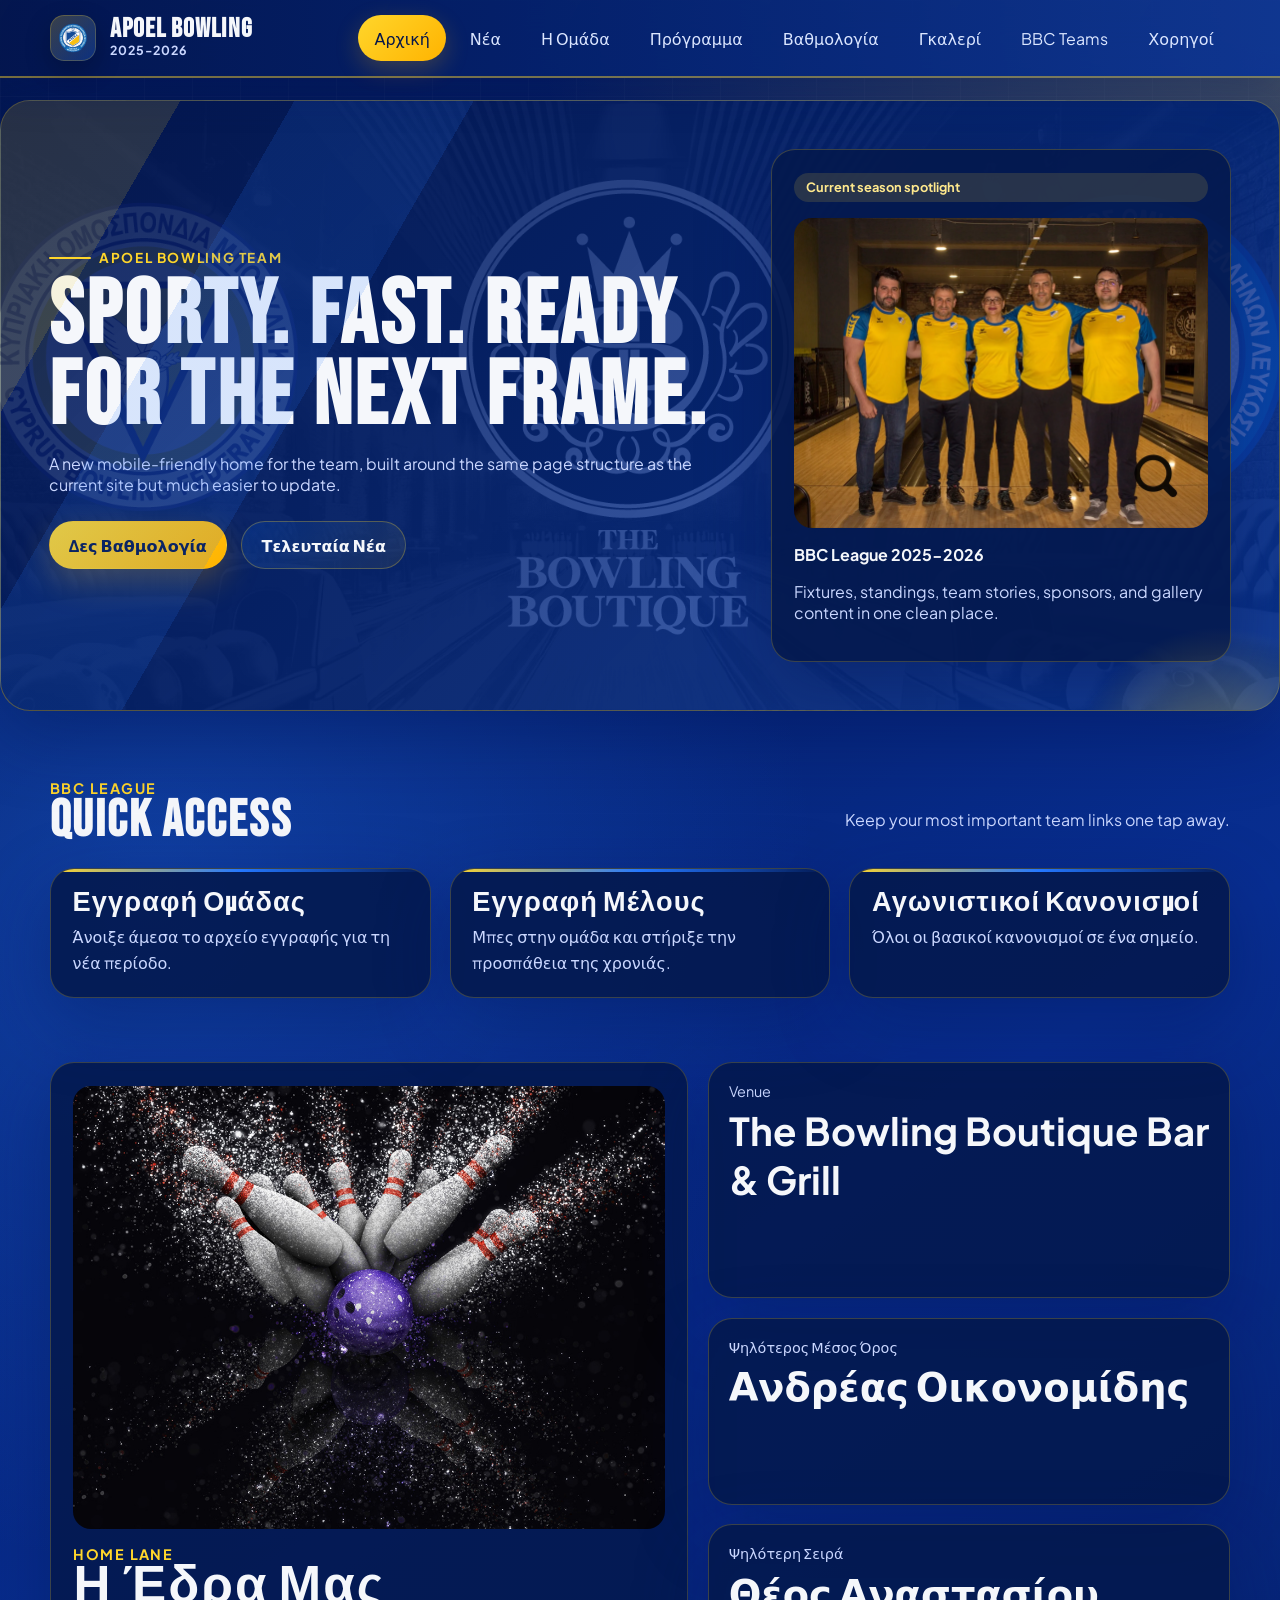
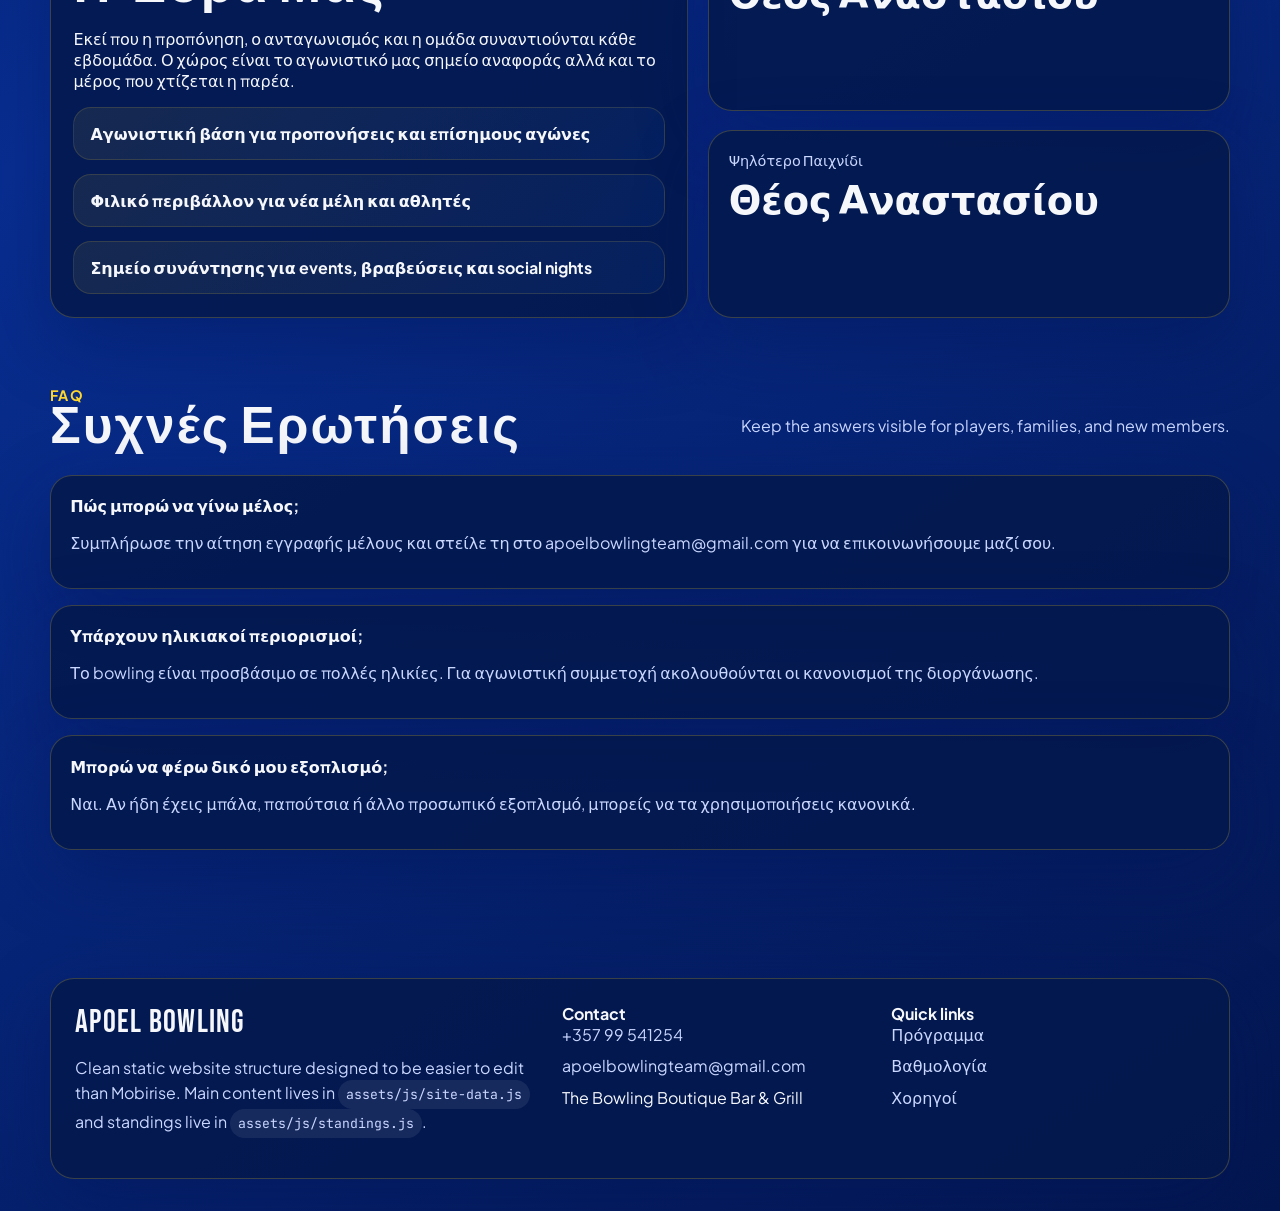
<file: index.html>
<!doctype html>
<html lang="el">
  <head>
    <meta charset="utf-8">
    <meta name="viewport" content="width=device-width, initial-scale=1">
    <title>APOEL Bowling</title>
    <meta name="description" content="Modern APOEL Bowling website">
    <link rel="preconnect" href="https://fonts.googleapis.com">
    <link rel="preconnect" href="https://fonts.gstatic.com" crossorigin>
    <link href="https://fonts.googleapis.com/css2?family=Bebas+Neue&family=JetBrains+Mono:wght@500&family=Plus+Jakarta+Sans:wght@400;500;600;700;800&display=swap" rel="stylesheet">
    <link rel="stylesheet" href="assets/css/styles.css">
  </head>
  <body data-page="index">
    <div id="app"></div>
    <script src="assets/js/site-data.js"></script>
    <script src="assets/js/standings.js"></script>
    <script src="assets/js/site.js"></script>
  </body>
</html>
</file>
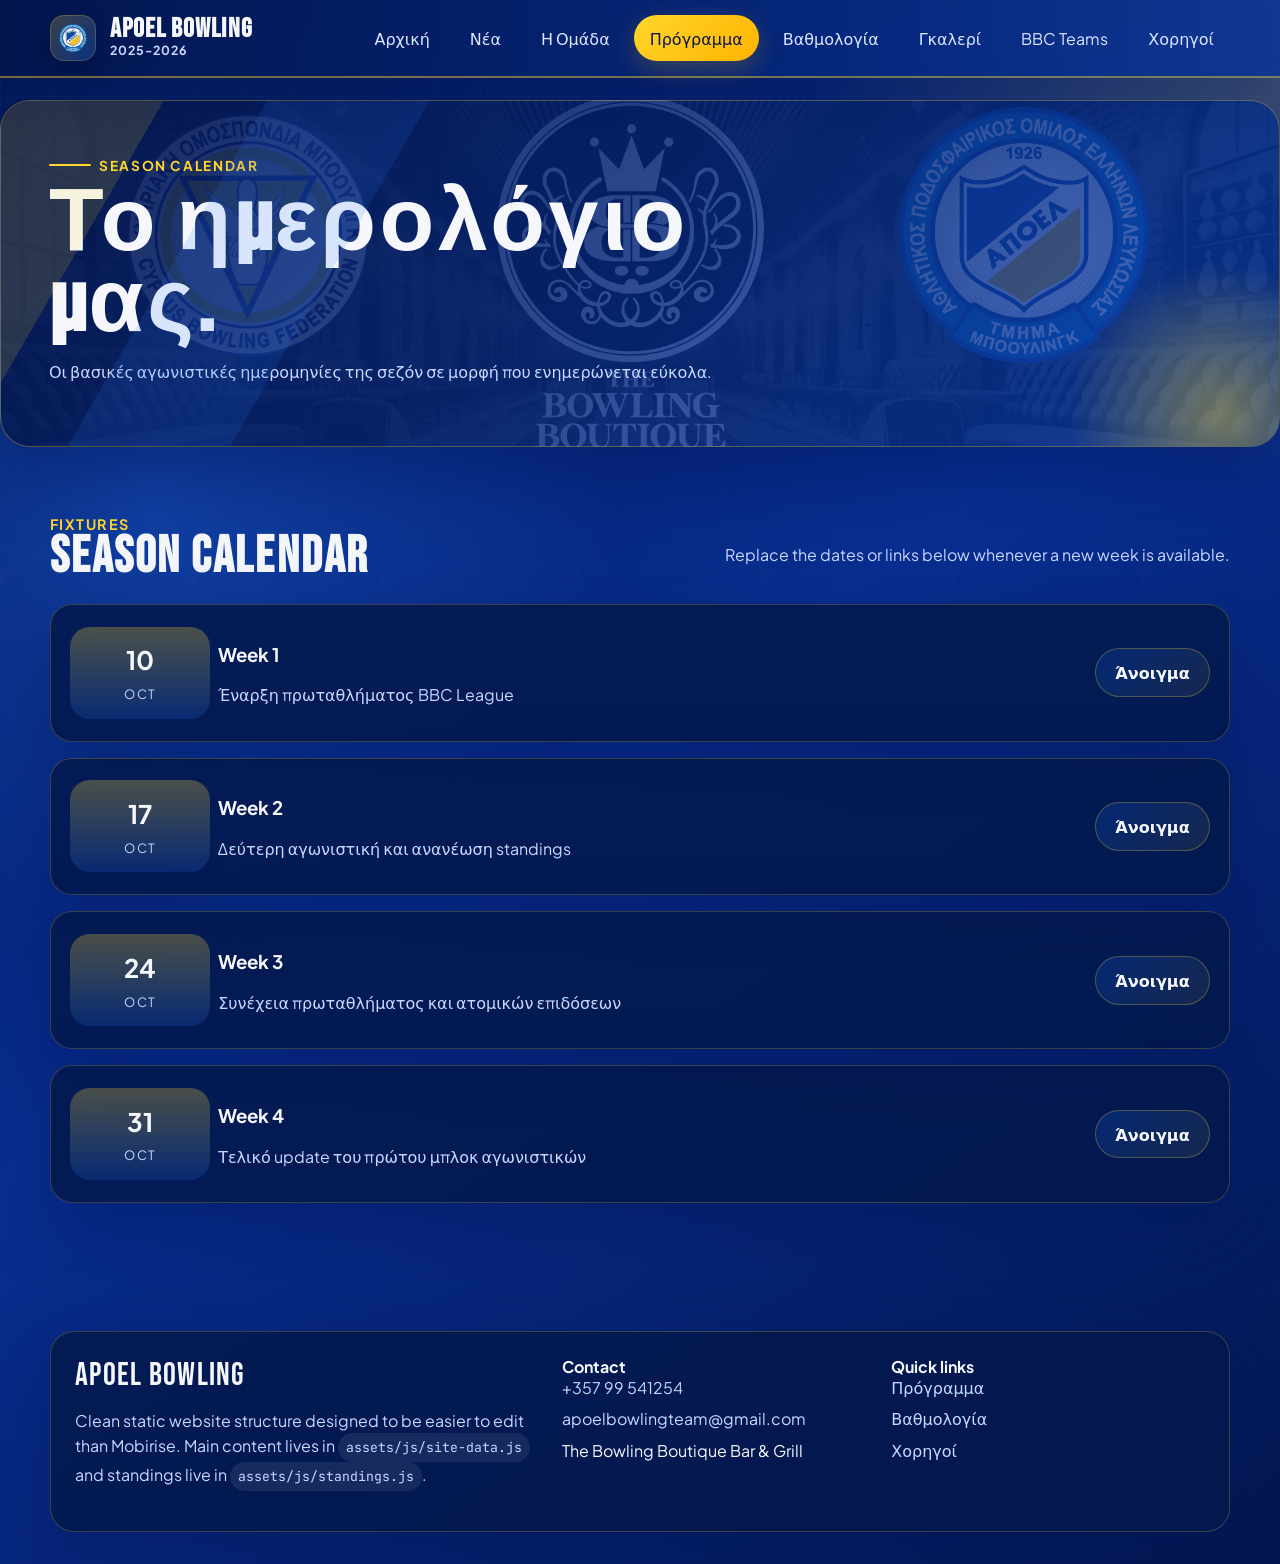
<file: agonistiko_programma.html>
<!doctype html>
<html lang="el">
  <head>
    <meta charset="utf-8">
    <meta name="viewport" content="width=device-width, initial-scale=1">
    <title>Αγωνιστικό Πρόγραμμα</title>
    <meta name="description" content="APOEL Bowling schedule">
    <link rel="preconnect" href="https://fonts.googleapis.com">
    <link rel="preconnect" href="https://fonts.gstatic.com" crossorigin>
    <link href="https://fonts.googleapis.com/css2?family=Bebas+Neue&family=JetBrains+Mono:wght@500&family=Plus+Jakarta+Sans:wght@400;500;600;700;800&display=swap" rel="stylesheet">
    <link rel="stylesheet" href="assets/css/styles.css">
  </head>
  <body data-page="agonistiko_programma">
    <div id="app"></div>
    <script src="assets/js/site-data.js"></script>
    <script src="assets/js/standings.js"></script>
    <script src="assets/js/site.js"></script>
  </body>
</html>
</file>
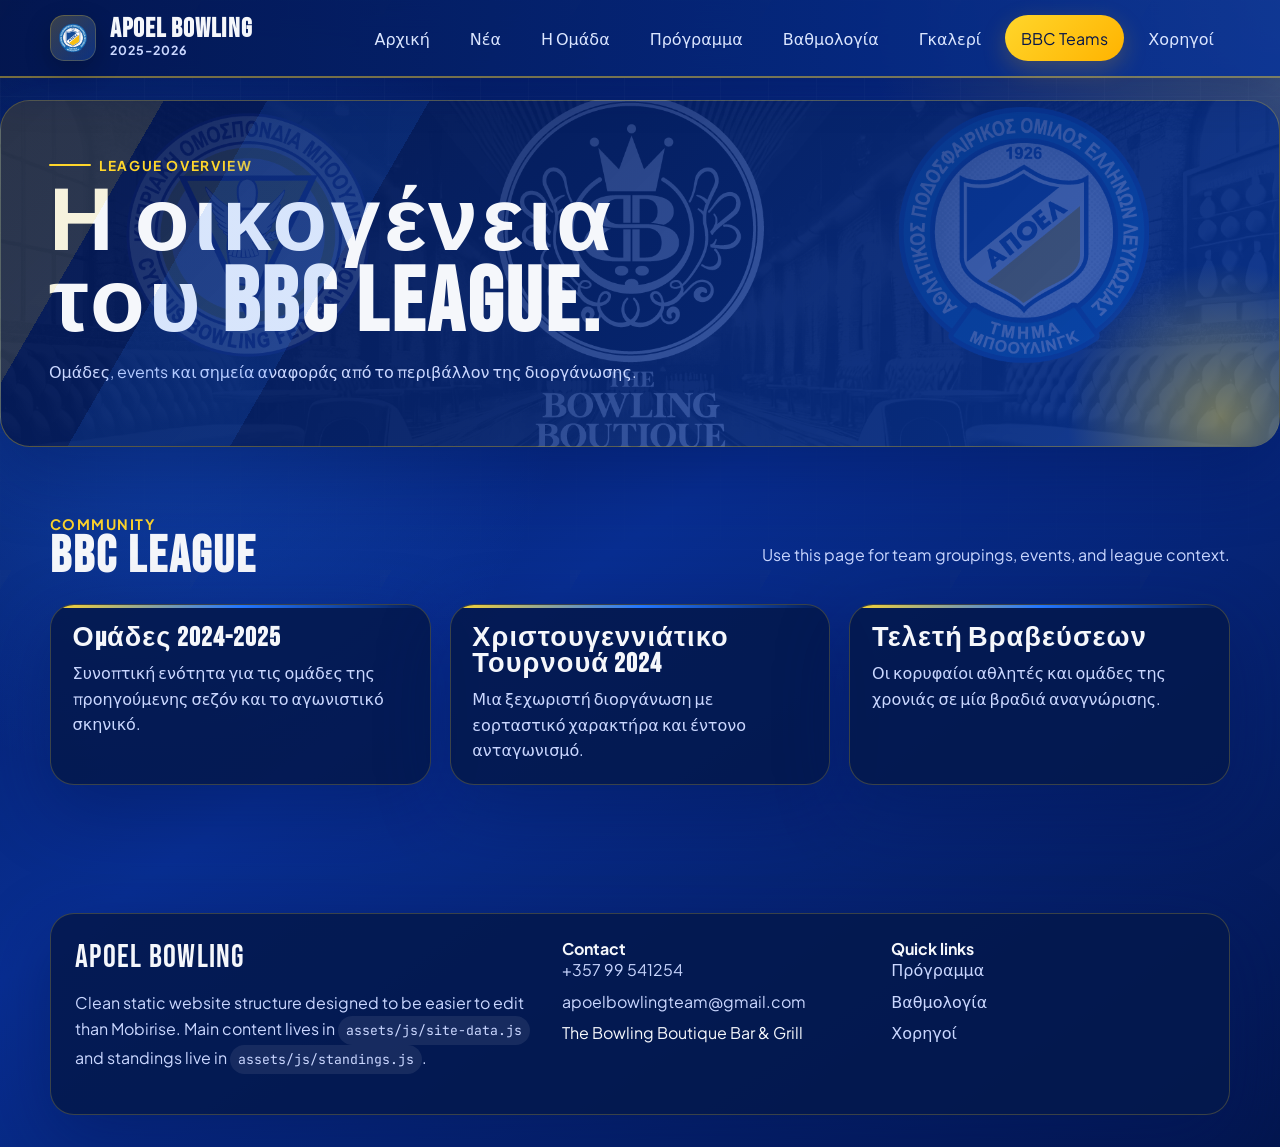
<file: bbc_teams.html>
<!doctype html>
<html lang="el">
  <head>
    <meta charset="utf-8">
    <meta name="viewport" content="width=device-width, initial-scale=1">
    <title>BBC Teams</title>
    <meta name="description" content="APOEL Bowling BBC teams page">
    <link rel="preconnect" href="https://fonts.googleapis.com">
    <link rel="preconnect" href="https://fonts.gstatic.com" crossorigin>
    <link href="https://fonts.googleapis.com/css2?family=Bebas+Neue&family=JetBrains+Mono:wght@500&family=Plus+Jakarta+Sans:wght@400;500;600;700;800&display=swap" rel="stylesheet">
    <link rel="stylesheet" href="assets/css/styles.css">
  </head>
  <body data-page="bbc_teams">
    <div id="app"></div>
    <script src="assets/js/site-data.js"></script>
    <script src="assets/js/standings.js"></script>
    <script src="assets/js/site.js"></script>
  </body>
</html>
</file>
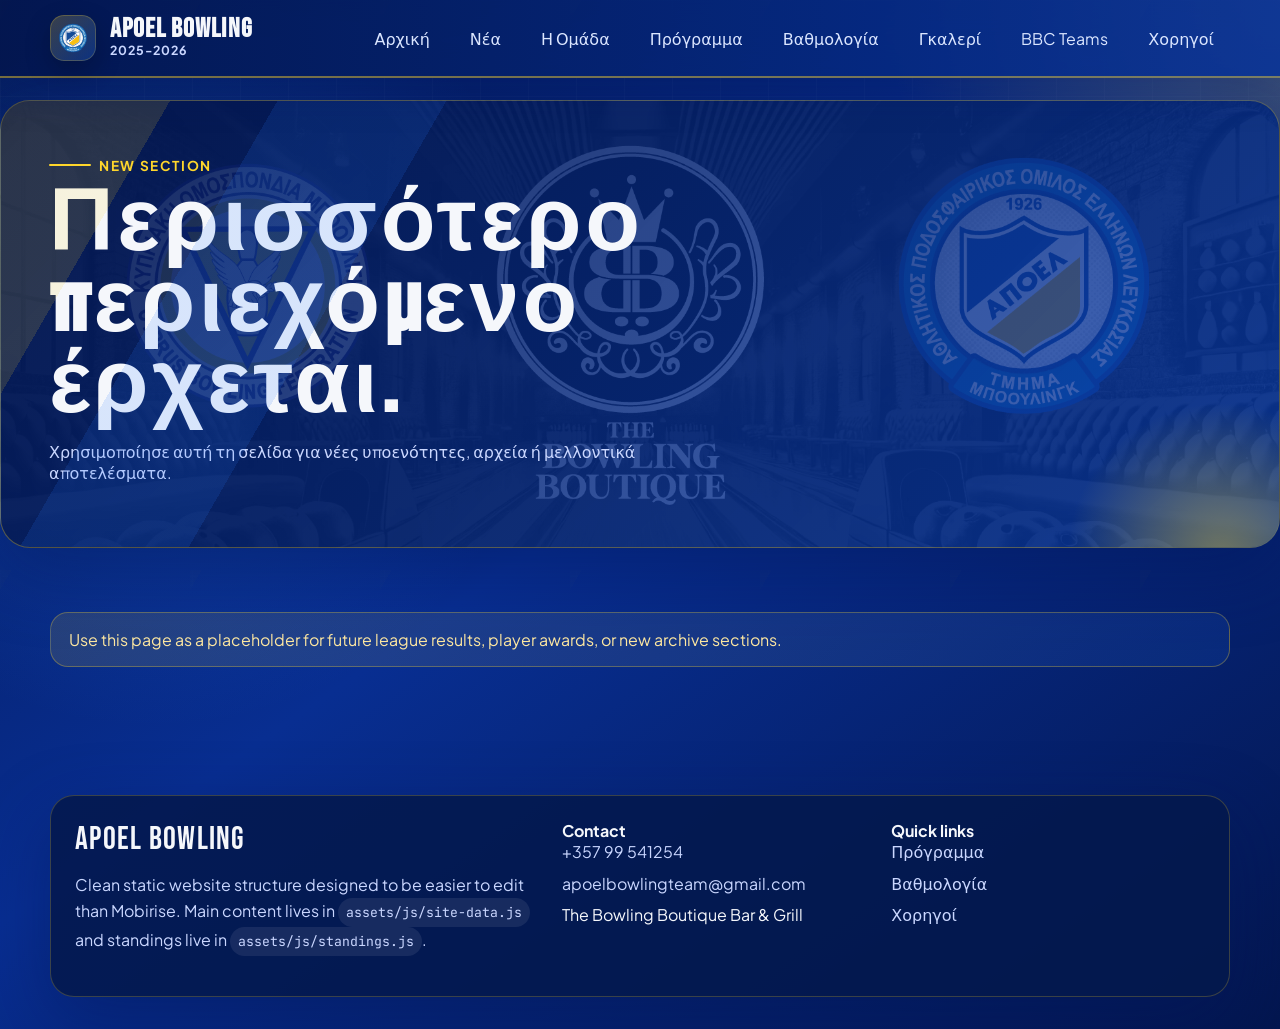
<file: coming_soon.html>
<!doctype html>
<html lang="el">
  <head>
    <meta charset="utf-8">
    <meta name="viewport" content="width=device-width, initial-scale=1">
    <title>Σύντομα Κοντά Σας</title>
    <meta name="description" content="APOEL Bowling coming soon page">
    <link rel="preconnect" href="https://fonts.googleapis.com">
    <link rel="preconnect" href="https://fonts.gstatic.com" crossorigin>
    <link href="https://fonts.googleapis.com/css2?family=Bebas+Neue&family=JetBrains+Mono:wght@500&family=Plus+Jakarta+Sans:wght@400;500;600;700;800&display=swap" rel="stylesheet">
    <link rel="stylesheet" href="assets/css/styles.css">
  </head>
  <body data-page="coming_soon">
    <div id="app"></div>
    <script src="assets/js/site-data.js"></script>
    <script src="assets/js/standings.js"></script>
    <script src="assets/js/site.js"></script>
  </body>
</html>
</file>
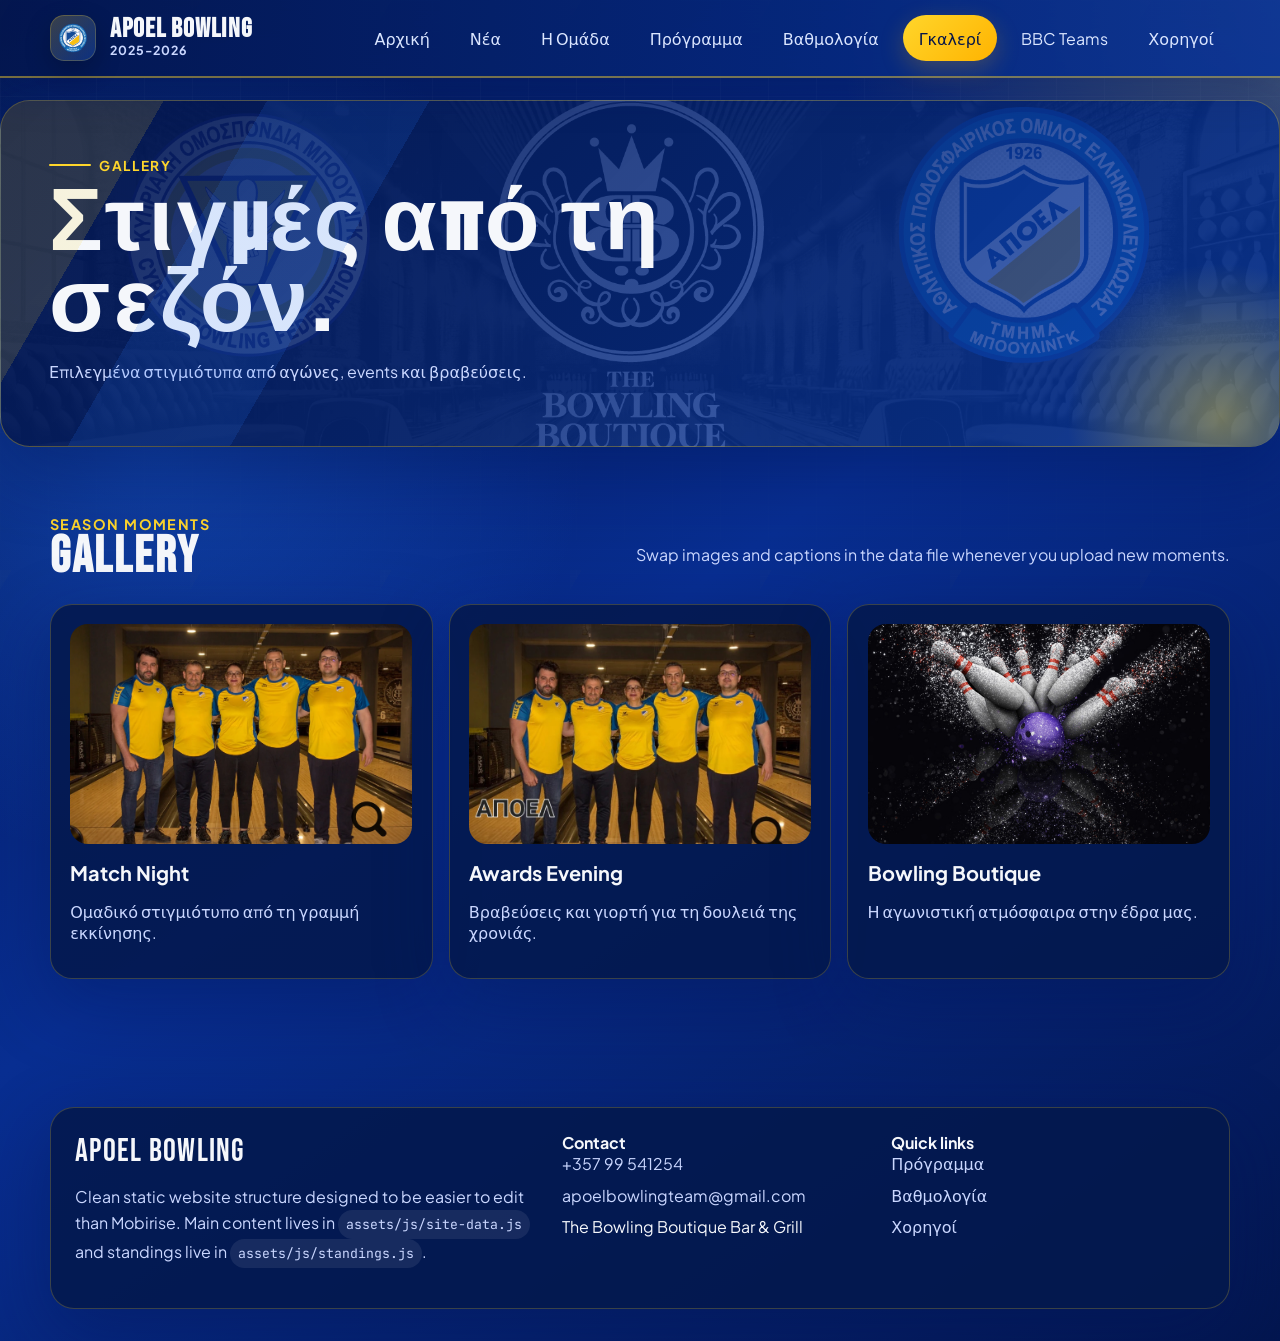
<file: gallery.html>
<!doctype html>
<html lang="el">
  <head>
    <meta charset="utf-8">
    <meta name="viewport" content="width=device-width, initial-scale=1">
    <title>Γκαλερί</title>
    <meta name="description" content="APOEL Bowling gallery">
    <link rel="preconnect" href="https://fonts.googleapis.com">
    <link rel="preconnect" href="https://fonts.gstatic.com" crossorigin>
    <link href="https://fonts.googleapis.com/css2?family=Bebas+Neue&family=JetBrains+Mono:wght@500&family=Plus+Jakarta+Sans:wght@400;500;600;700;800&display=swap" rel="stylesheet">
    <link rel="stylesheet" href="assets/css/styles.css">
  </head>
  <body data-page="gallery">
    <div id="app"></div>
    <script src="assets/js/site-data.js"></script>
    <script src="assets/js/standings.js"></script>
    <script src="assets/js/site.js"></script>
  </body>
</html>
</file>
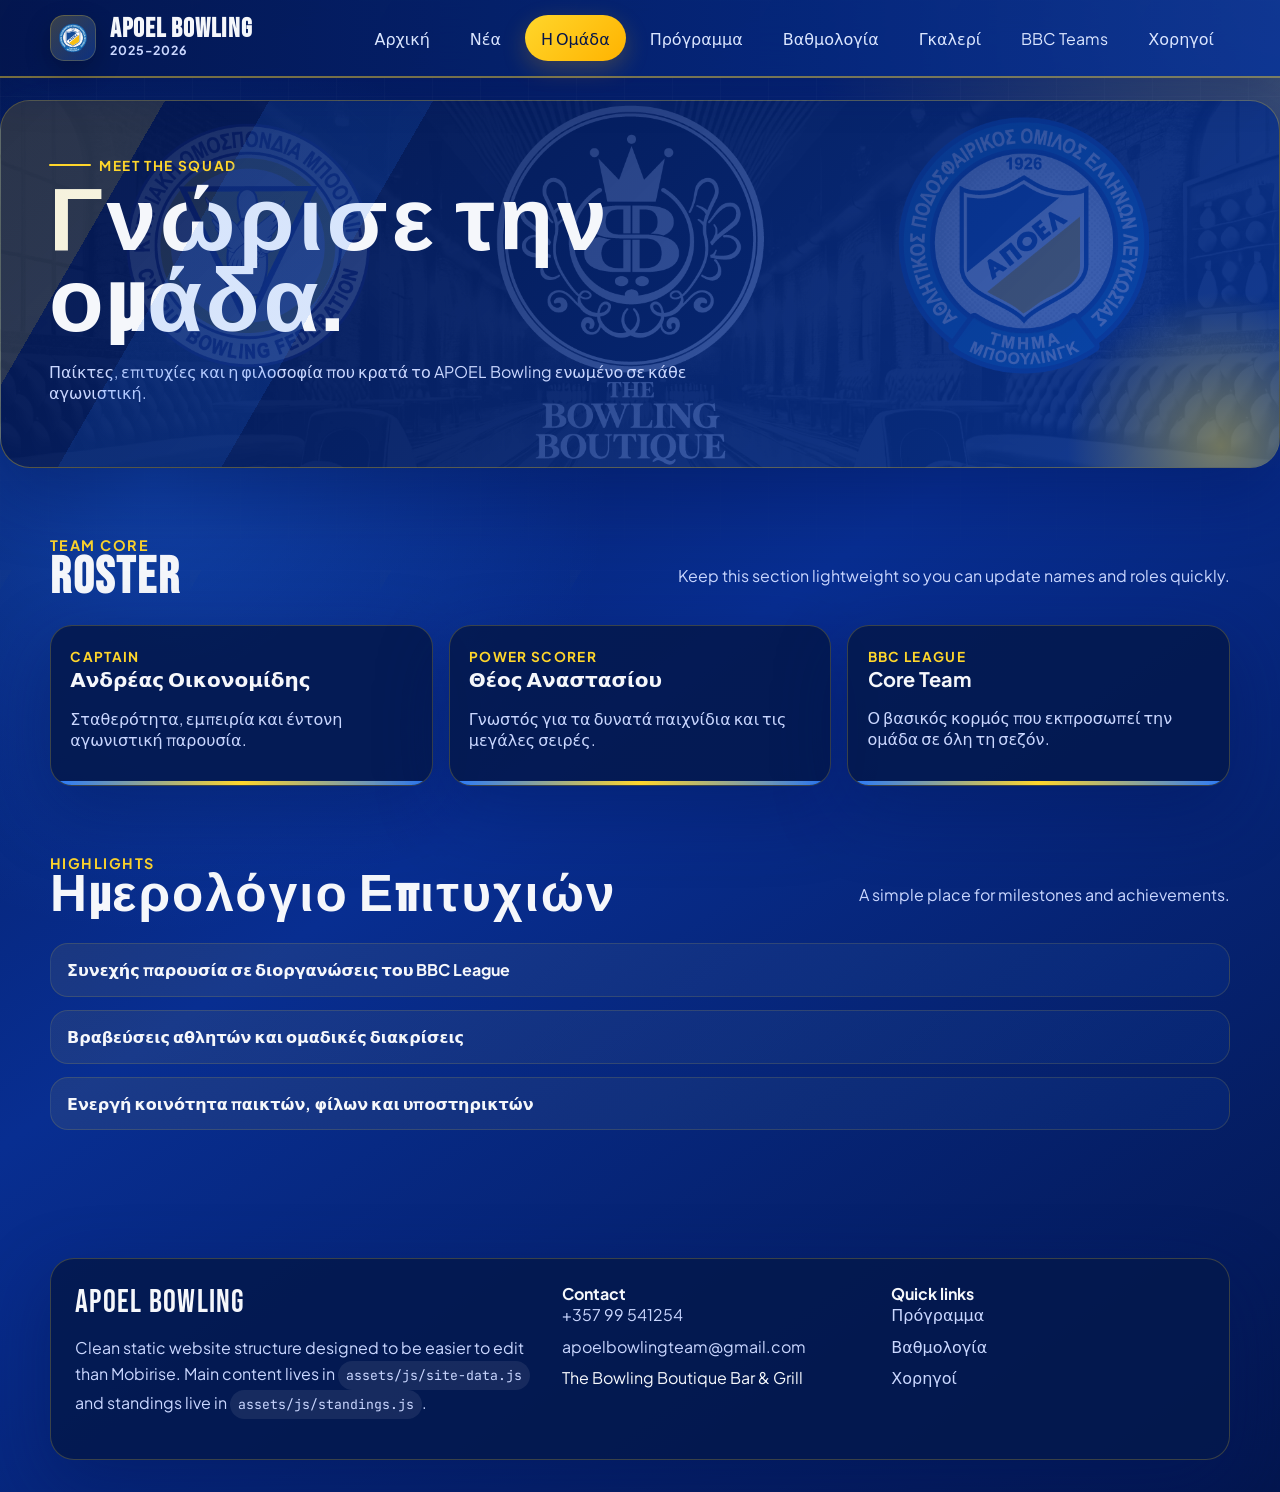
<file: i_omada.html>
<!doctype html>
<html lang="el">
  <head>
    <meta charset="utf-8">
    <meta name="viewport" content="width=device-width, initial-scale=1">
    <title>Η Ομάδα</title>
    <meta name="description" content="APOEL Bowling team">
    <link rel="preconnect" href="https://fonts.googleapis.com">
    <link rel="preconnect" href="https://fonts.gstatic.com" crossorigin>
    <link href="https://fonts.googleapis.com/css2?family=Bebas+Neue&family=JetBrains+Mono:wght@500&family=Plus+Jakarta+Sans:wght@400;500;600;700;800&display=swap" rel="stylesheet">
    <link rel="stylesheet" href="assets/css/styles.css">
  </head>
  <body data-page="i_omada">
    <div id="app"></div>
    <script src="assets/js/site-data.js"></script>
    <script src="assets/js/standings.js"></script>
    <script src="assets/js/site.js"></script>
  </body>
</html>
</file>
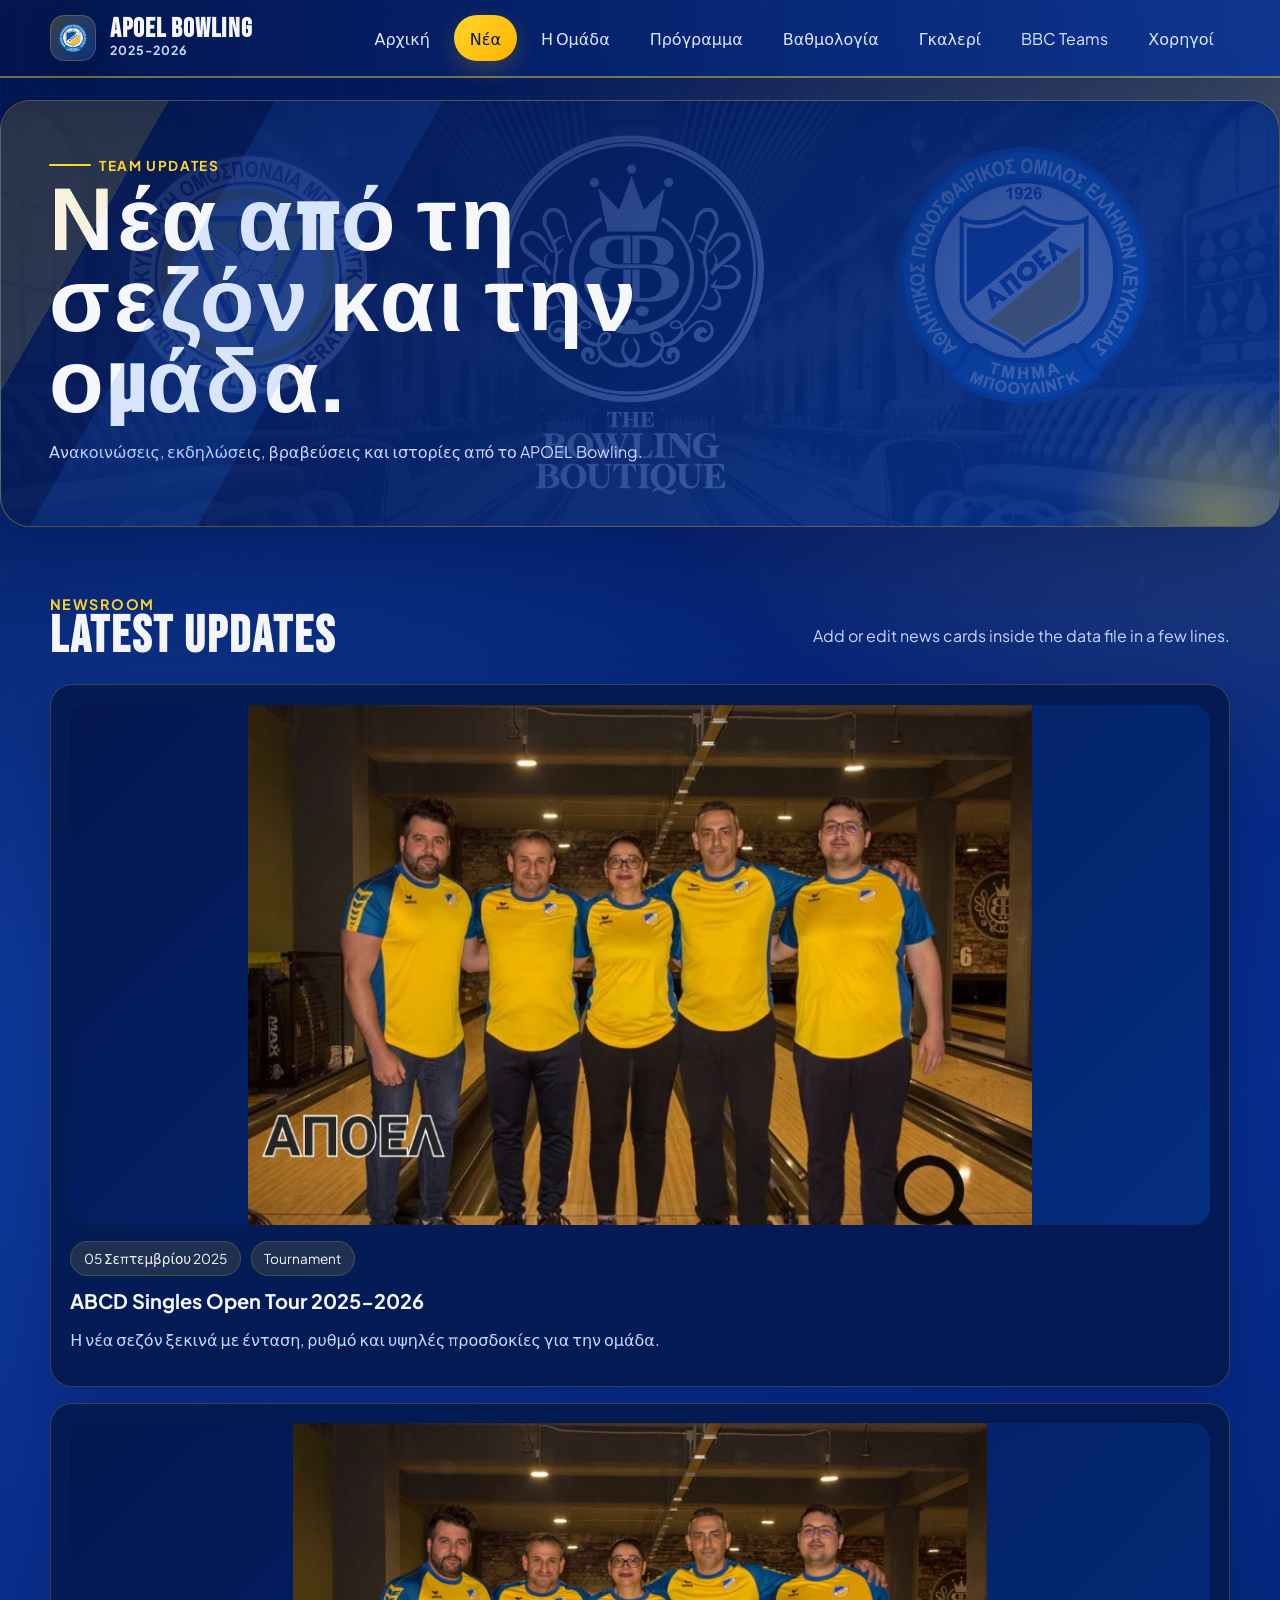
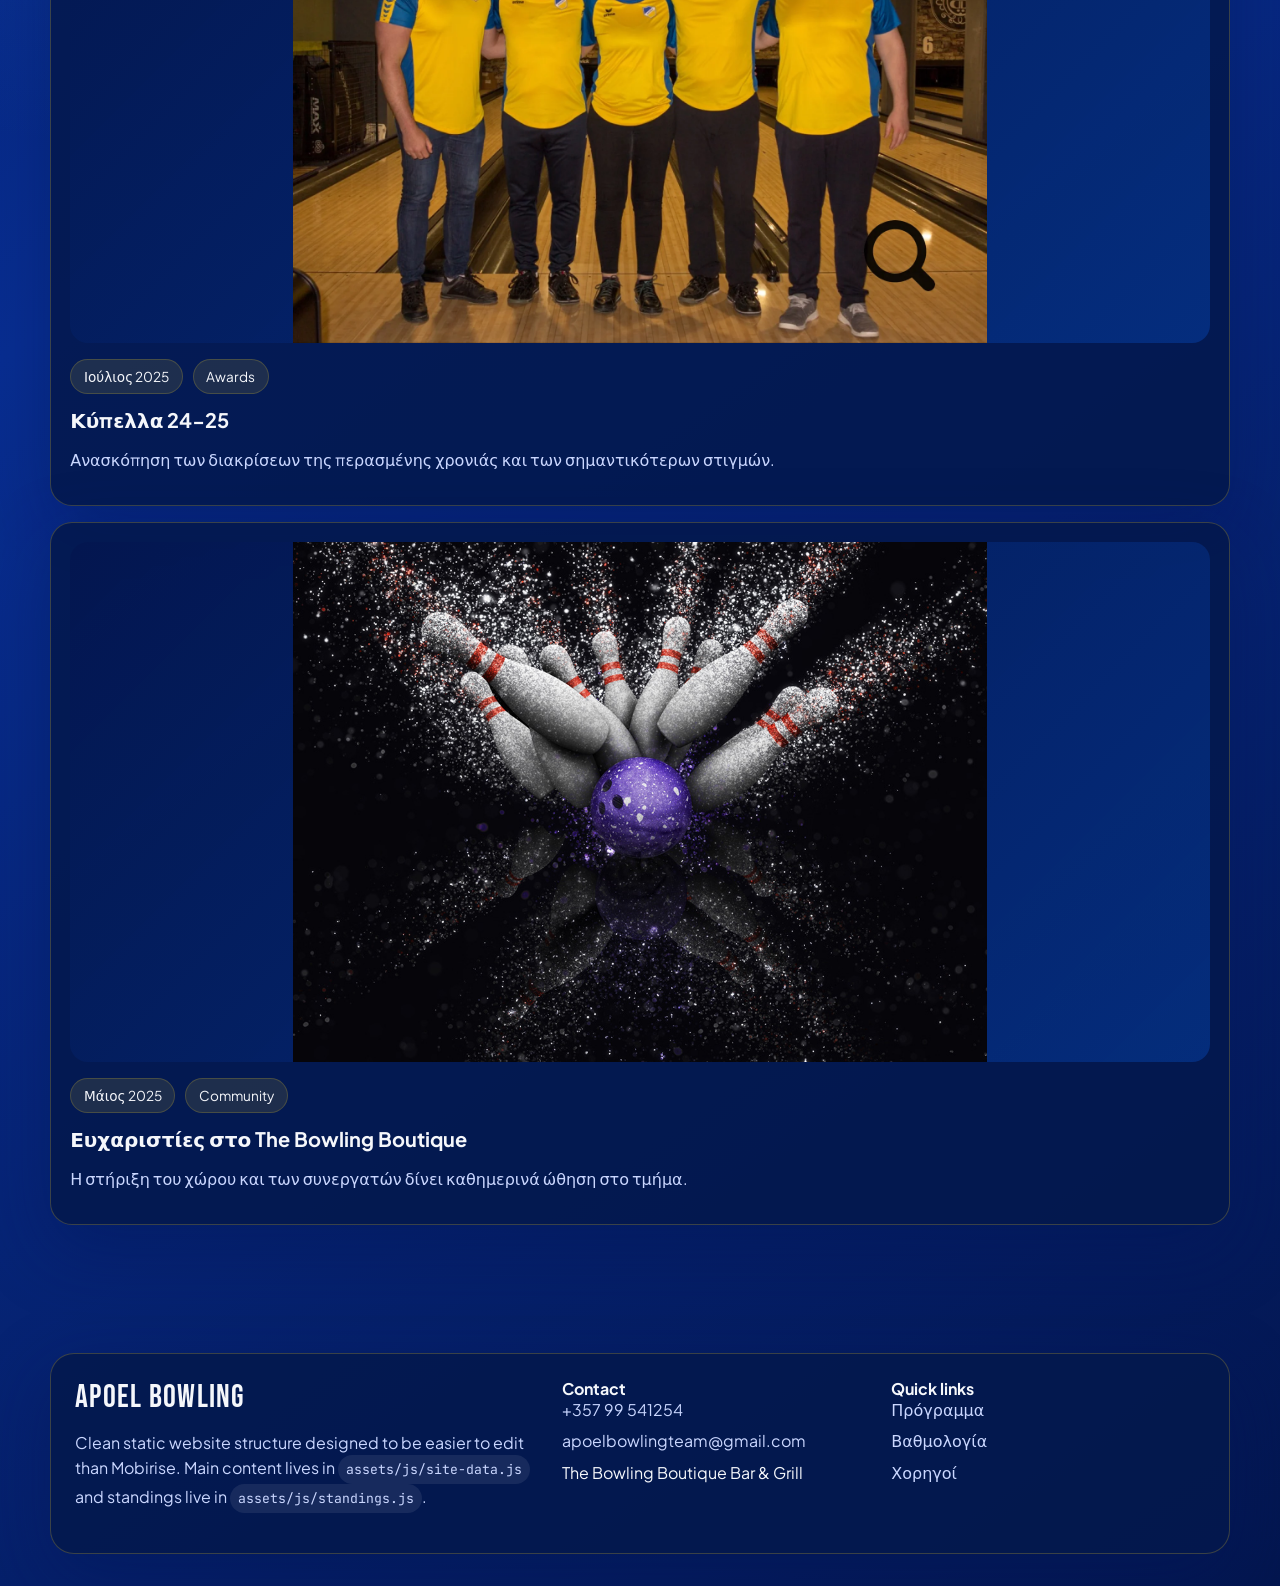
<file: news.html>
<!doctype html>
<html lang="el">
  <head>
    <meta charset="utf-8">
    <meta name="viewport" content="width=device-width, initial-scale=1">
    <title>Νέα</title>
    <meta name="description" content="APOEL Bowling news">
    <link rel="preconnect" href="https://fonts.googleapis.com">
    <link rel="preconnect" href="https://fonts.gstatic.com" crossorigin>
    <link href="https://fonts.googleapis.com/css2?family=Bebas+Neue&family=JetBrains+Mono:wght@500&family=Plus+Jakarta+Sans:wght@400;500;600;700;800&display=swap" rel="stylesheet">
    <link rel="stylesheet" href="assets/css/styles.css">
  </head>
  <body data-page="news">
    <div id="app"></div>
    <script src="assets/js/site-data.js"></script>
    <script src="assets/js/standings.js"></script>
    <script src="assets/js/site.js"></script>
  </body>
</html>
</file>
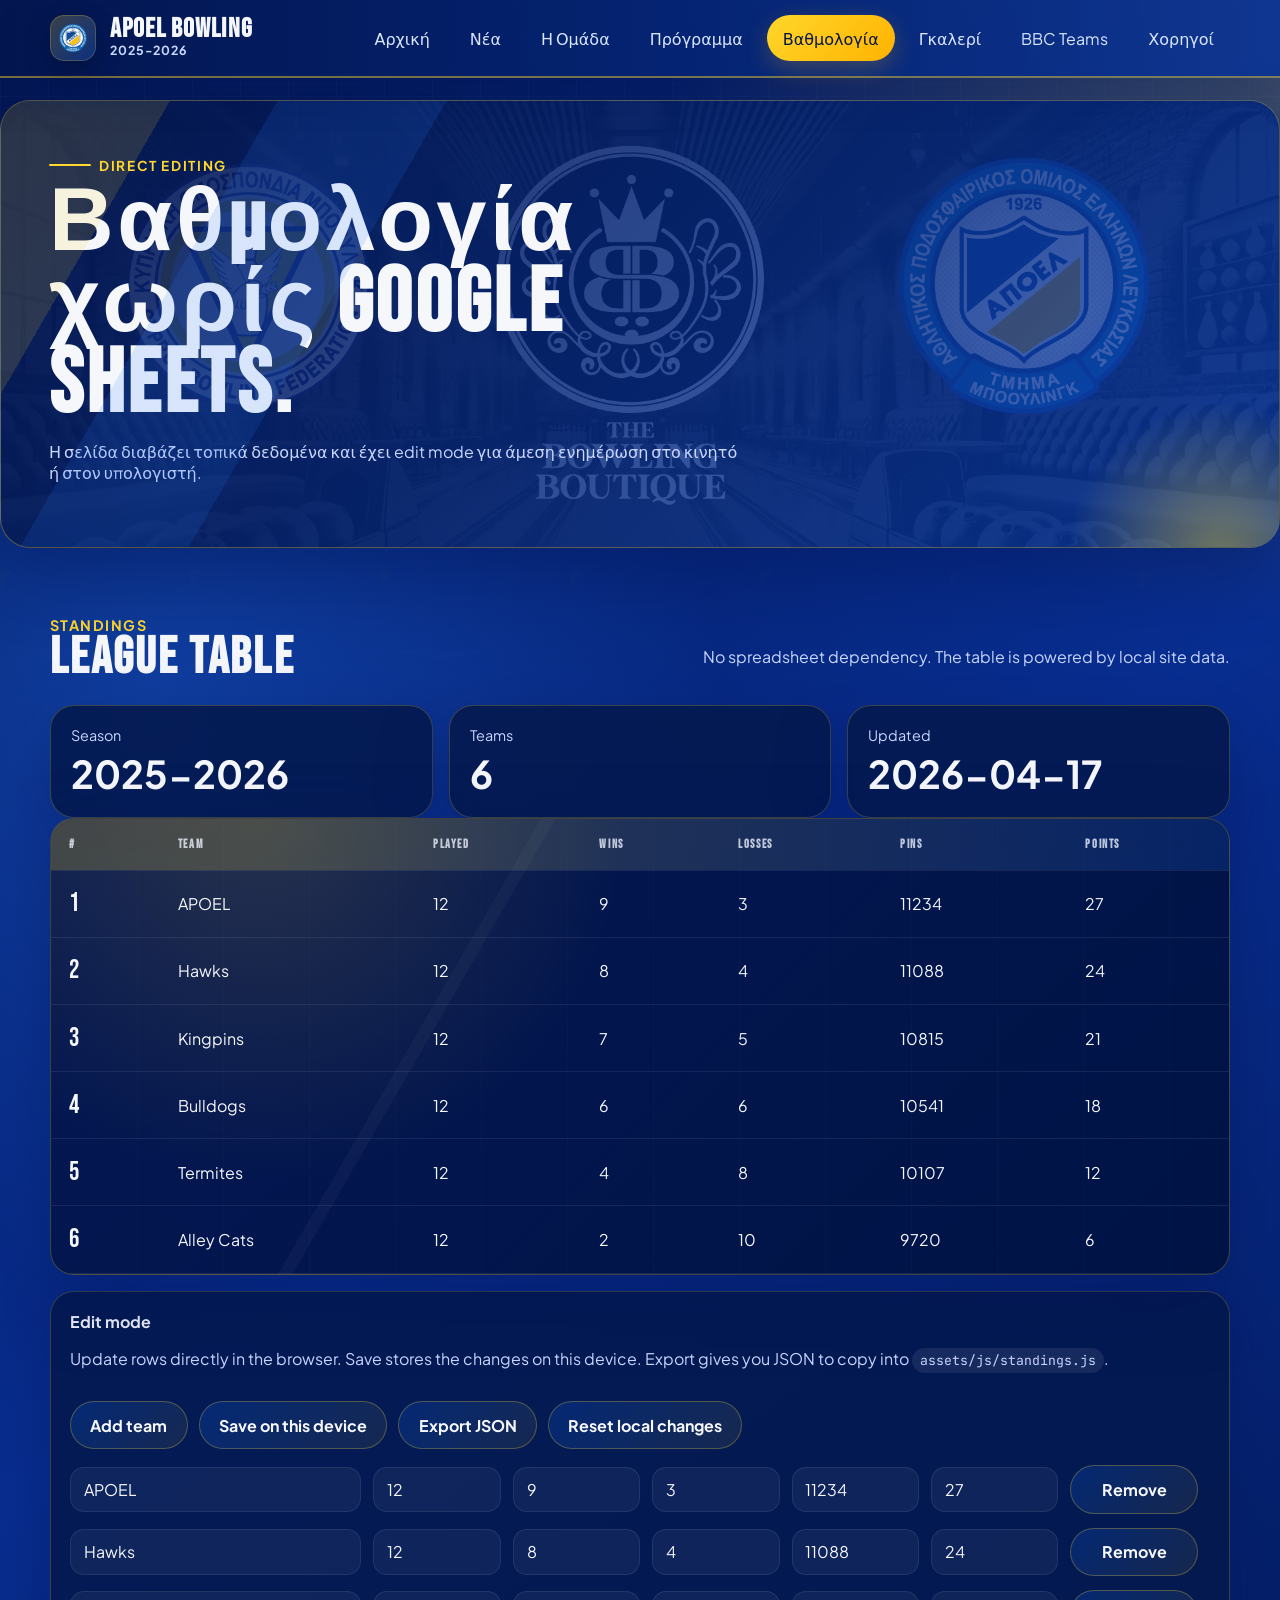
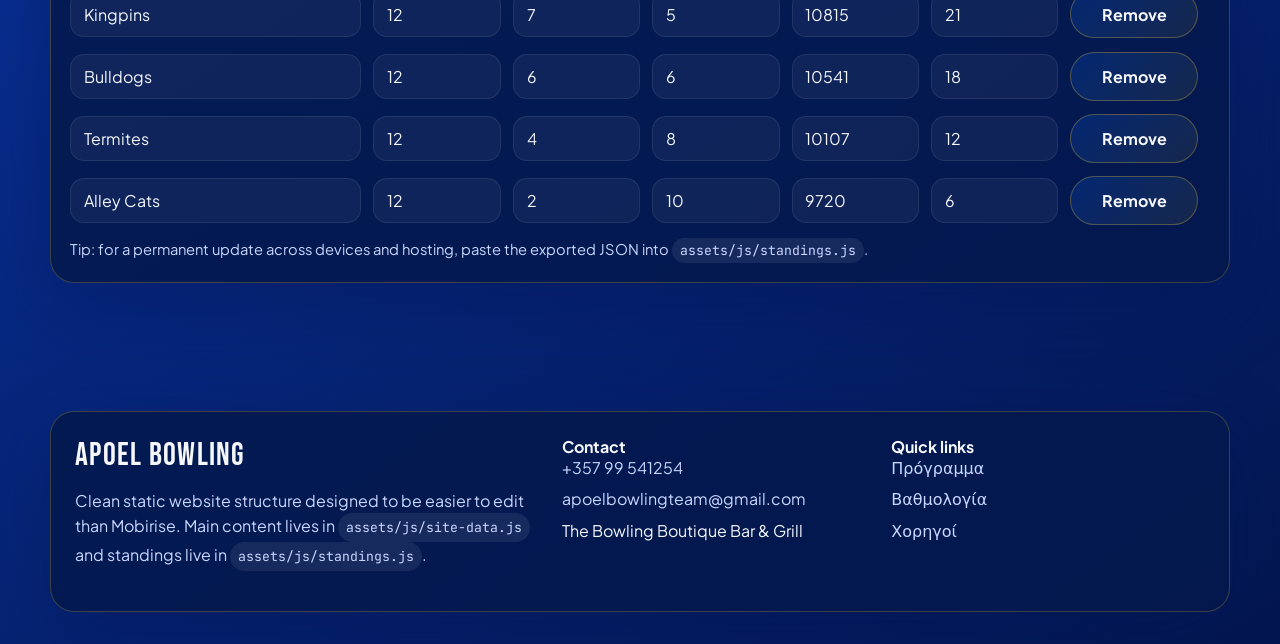
<file: totalstandings.html>
<!doctype html>
<html lang="el">
  <head>
    <meta charset="utf-8">
    <meta name="viewport" content="width=device-width, initial-scale=1">
    <title>Συνολική Βαθμολογία</title>
    <meta name="description" content="APOEL Bowling standings">
    <link rel="preconnect" href="https://fonts.googleapis.com">
    <link rel="preconnect" href="https://fonts.gstatic.com" crossorigin>
    <link href="https://fonts.googleapis.com/css2?family=Bebas+Neue&family=JetBrains+Mono:wght@500&family=Plus+Jakarta+Sans:wght@400;500;600;700;800&display=swap" rel="stylesheet">
    <link rel="stylesheet" href="assets/css/styles.css">
  </head>
  <body data-page="totalstandings">
    <div id="app"></div>
    <script src="assets/js/site-data.js"></script>
    <script src="assets/js/standings.js"></script>
    <script src="assets/js/site.js"></script>
  </body>
</html>
</file>
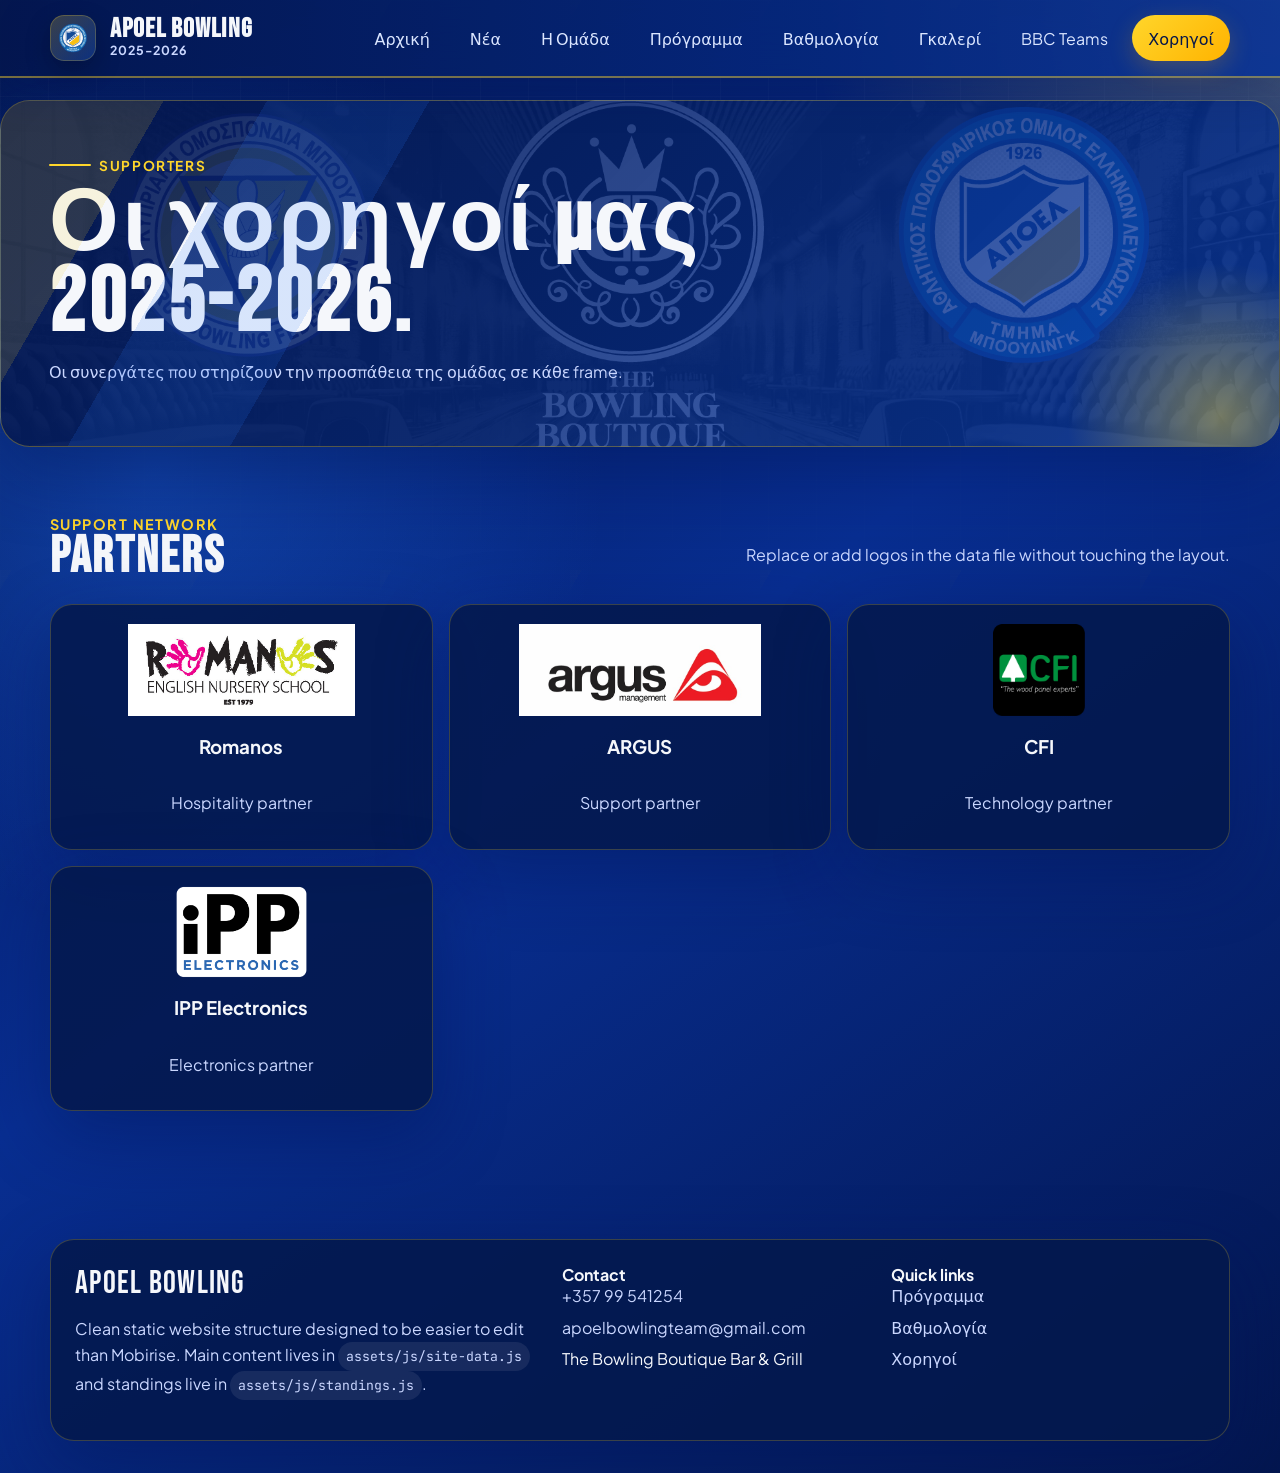
<file: xorigi.html>
<!doctype html>
<html lang="el">
  <head>
    <meta charset="utf-8">
    <meta name="viewport" content="width=device-width, initial-scale=1">
    <title>Χορηγοί</title>
    <meta name="description" content="APOEL Bowling sponsors">
    <link rel="preconnect" href="https://fonts.googleapis.com">
    <link rel="preconnect" href="https://fonts.gstatic.com" crossorigin>
    <link href="https://fonts.googleapis.com/css2?family=Bebas+Neue&family=JetBrains+Mono:wght@500&family=Plus+Jakarta+Sans:wght@400;500;600;700;800&display=swap" rel="stylesheet">
    <link rel="stylesheet" href="assets/css/styles.css">
  </head>
  <body data-page="xorigi">
    <div id="app"></div>
    <script src="assets/js/site-data.js"></script>
    <script src="assets/js/standings.js"></script>
    <script src="assets/js/site.js"></script>
  </body>
</html>
</file>
<file: assets/css/styles.css>
:root {
  --bg: #06164a;
  --bg-alt: #08246f;
  --panel: rgba(4, 24, 77, 0.88);
  --panel-strong: #082a82;
  --panel-soft: rgba(255, 255, 255, 0.06);
  --text: #f5f7fb;
  --muted: #cad7ff;
  --line: rgba(255, 214, 43, 0.22);
  --yellow: #ffd62b;
  --yellow-strong: #ffb300;
  --blue: #0647b6;
  --blue-deep: #031c61;
  --blue-soft: #2477ff;
  --success: #69d499;
  --danger: #ff7a7a;
  --shadow: 0 24px 70px rgba(0, 21, 89, 0.42);
  --radius: 24px;
  --radius-sm: 16px;
  --container: 1180px;
}

* {
  box-sizing: border-box;
}

html {
  scroll-behavior: smooth;
}

body {
  margin: 0;
  min-height: 100vh;
  font-family: "Plus Jakarta Sans", system-ui, sans-serif;
  color: var(--text);
  background:
    radial-gradient(circle at top right, rgba(255, 214, 43, 0.26), transparent 24%),
    radial-gradient(circle at 12% 32%, rgba(36, 119, 255, 0.34), transparent 30%),
    linear-gradient(145deg, #03164f 0%, #082e91 48%, #03164f 100%);
}

body::before {
  content: "";
  position: fixed;
  inset: 0;
  pointer-events: none;
  background-image:
    linear-gradient(120deg, rgba(255, 214, 43, 0.11) 0 10px, transparent 10px 34px),
    linear-gradient(rgba(255, 255, 255, 0.035) 1px, transparent 1px),
    linear-gradient(90deg, rgba(255, 255, 255, 0.035) 1px, transparent 1px);
  background-size: 190px 190px, 48px 48px, 48px 48px;
  mask-image: linear-gradient(180deg, rgba(0, 0, 0, 0.72), transparent 78%);
}

a {
  color: inherit;
  text-decoration: none;
}

img {
  max-width: 100%;
  display: block;
}

button,
input,
textarea,
select {
  font: inherit;
}

.site-shell {
  position: relative;
  z-index: 1;
}

.container {
  width: min(calc(100% - 2rem), var(--container));
  margin: 0 auto;
}

.site-header {
  position: sticky;
  top: 0;
  z-index: 50;
  backdrop-filter: blur(18px);
  background: linear-gradient(90deg, rgba(3, 22, 79, 0.92), rgba(7, 50, 152, 0.86));
  border-bottom: 2px solid rgba(255, 214, 43, 0.45);
  box-shadow: 0 12px 40px rgba(0, 24, 94, 0.3);
}

.header-inner {
  display: flex;
  align-items: center;
  justify-content: space-between;
  gap: 1rem;
  min-height: 76px;
}

.brand {
  display: inline-flex;
  align-items: center;
  gap: 0.85rem;
  font-weight: 700;
}

.brand-logo {
  width: 46px;
  height: 46px;
  border-radius: 14px;
  background: linear-gradient(135deg, rgba(255, 214, 43, 0.22), rgba(36, 119, 255, 0.26));
  padding: 0.45rem;
  box-shadow:
    inset 0 0 0 1px rgba(255, 214, 43, 0.22),
    0 10px 26px rgba(0, 0, 0, 0.22);
}

.brand-copy strong,
.hero-copy h1,
.section-title,
.page-hero h1,
.tile h3,
.standings-table th,
.standings-rank,
.footer-brand {
  font-family: "Bebas Neue", sans-serif;
  letter-spacing: 0.04em;
}

.brand-copy {
  display: grid;
}

.brand-copy strong {
  font-size: 1.7rem;
  line-height: 0.85;
}

.brand-copy span {
  font-size: 0.78rem;
  color: var(--muted);
  letter-spacing: 0.08em;
  text-transform: uppercase;
}

.nav-toggle {
  display: none;
  background: transparent;
  color: var(--text);
  border: 1px solid var(--line);
  border-radius: 12px;
  padding: 0.55rem 0.8rem;
}

.main-nav {
  display: flex;
  align-items: center;
  gap: 0.5rem;
  flex-wrap: wrap;
}

.nav-item {
  position: relative;
}

.nav-link {
  display: inline-flex;
  align-items: center;
  justify-content: center;
  padding: 0.8rem 1rem;
  border: 0;
  border-radius: 999px;
  background: transparent;
  color: #dbe6ff;
  font: inherit;
  transition: 0.2s ease;
  -webkit-tap-highlight-color: transparent;
  touch-action: manipulation;
  cursor: pointer;
}

.dropdown-caret {
  margin-left: 0.3rem;
  color: var(--yellow);
  font-size: 0.8em;
}

.nav-dropdown {
  position: absolute;
  top: calc(100% + 0.55rem);
  left: 0;
  z-index: 60;
  display: none;
  min-width: 260px;
  max-height: min(70vh, 620px);
  overflow-y: auto;
  padding: 0.55rem;
  border: 1px solid rgba(255, 214, 43, 0.26);
  border-radius: 18px;
  background: rgba(3, 22, 79, 0.97);
  box-shadow: var(--shadow);
}

.has-dropdown.is-expanded .nav-dropdown {
  display: grid;
  gap: 0.25rem;
}

@media (hover: hover) and (pointer: fine) {
  .has-dropdown:hover .nav-dropdown,
  .has-dropdown:focus-within .nav-dropdown {
    display: grid;
    gap: 0.25rem;
  }
}

.dropdown-link {
  display: block;
  padding: 0.7rem 0.85rem;
  border-radius: 12px;
  color: #dbe6ff;
  white-space: nowrap;
}

.dropdown-link:hover {
  color: #06164a;
  background: linear-gradient(135deg, var(--yellow), var(--yellow-strong));
}

.nav-link[aria-current="page"] {
  color: #06164a;
  background: linear-gradient(135deg, var(--yellow), var(--yellow-strong));
  box-shadow: 0 8px 24px rgba(255, 179, 0, 0.22);
}

@media (hover: hover) and (pointer: fine) {
  .nav-link:hover {
    color: #06164a;
    background: linear-gradient(135deg, var(--yellow), var(--yellow-strong));
    box-shadow: 0 8px 24px rgba(255, 179, 0, 0.22);
  }
}

.page-main {
  padding: 1.4rem 0 4rem;
}

.hero,
.page-hero {
  position: relative;
  overflow: hidden;
  border: 1px solid rgba(255, 214, 43, 0.32);
  border-radius: calc(var(--radius) + 6px);
  background:
    linear-gradient(135deg, rgba(3, 22, 79, 0.93), rgba(8, 62, 179, 0.75)),
    url("../images/banner-fdcb08e4-08ae-469d-b91f-28ae909d9e7d.png") center/cover;
  box-shadow: var(--shadow);
}

.hero::after,
.page-hero::after {
  content: "";
  position: absolute;
  inset: auto -8% -38% auto;
  width: 320px;
  aspect-ratio: 1;
  background: radial-gradient(circle, rgba(255, 214, 43, 0.42), transparent 68%);
}

.hero::before,
.page-hero::before {
  content: "";
  position: absolute;
  inset: 0;
  background: linear-gradient(120deg, rgba(255, 214, 43, 0.14) 0 11%, transparent 11% 18%, rgba(36, 119, 255, 0.14) 18% 29%, transparent 29%);
  pointer-events: none;
}

.hero-grid,
.page-hero-grid {
  display: grid;
  grid-template-columns: 1.2fr 0.8fr;
  gap: 2rem;
  align-items: center;
  padding: 3rem;
}

.home-identity-hero {
  min-height: clamp(560px, 72vh, 820px);
  display: grid;
  place-items: center;
  text-align: center;
  background:
    radial-gradient(circle at 50% 24%, rgba(255, 214, 43, 0.24), transparent 18%),
    radial-gradient(circle at 18% 70%, rgba(36, 119, 255, 0.42), transparent 28%),
    radial-gradient(circle at 86% 36%, rgba(255, 214, 43, 0.16), transparent 24%),
    linear-gradient(140deg, #020a25 0%, #061f72 48%, #020a25 100%);
}

.home-identity-hero::before {
  background:
    linear-gradient(120deg, rgba(255, 214, 43, 0.16) 0 8%, transparent 8% 15%, rgba(36, 119, 255, 0.2) 15% 27%, transparent 27% 100%),
    repeating-linear-gradient(105deg, rgba(255, 255, 255, 0.045) 0 1px, transparent 1px 18px),
    radial-gradient(circle at 50% 44%, rgba(255, 255, 255, 0.12), transparent 20%);
}

.home-identity-hero::after {
  inset: 8% auto auto 50%;
  width: min(860px, 80vw);
  transform: translateX(-50%);
  background:
    radial-gradient(circle, rgba(255, 214, 43, 0.22), transparent 58%),
    conic-gradient(from 45deg, transparent 0 18%, rgba(255, 214, 43, 0.18) 18% 22%, transparent 22% 48%, rgba(36, 119, 255, 0.2) 48% 54%, transparent 54%);
  opacity: 0.8;
}

.home-identity-inner {
  position: relative;
  z-index: 1;
  width: min(100% - 2rem, 1120px);
  margin: 0 auto;
  display: grid;
  justify-items: center;
  gap: 1rem;
  padding: clamp(2rem, 6vw, 4rem) 1rem;
}

.home-identity-logo {
  width: clamp(190px, 24vw, 340px);
  filter: drop-shadow(0 28px 42px rgba(0, 0, 0, 0.44));
}

.home-identity-hero h1 {
  margin: 0;
  font-family: "Bebas Neue", sans-serif;
  max-width: 100%;
  font-size: clamp(2.8rem, 5.15vw, 4.6rem);
  line-height: 0.9;
  letter-spacing: 0.025em;
  color: #ffffff;
  text-shadow: 0 14px 36px rgba(0, 0, 0, 0.65);
  white-space: nowrap;
}

.home-identity-text {
  max-width: 680px;
  margin: 0;
  color: #edf3ff;
  font-size: clamp(1rem, 2vw, 1.3rem);
  line-height: 1.65;
}

.home-identity-hero .hero-actions {
  justify-content: center;
}

.eyebrow {
  display: inline-flex;
  gap: 0.5rem;
  align-items: center;
  color: var(--yellow);
  font-size: 0.85rem;
  font-weight: 700;
  text-transform: uppercase;
  letter-spacing: 0.12em;
}

.eyebrow::before {
  content: "";
  width: 42px;
  height: 2px;
  border-radius: 999px;
  background: currentColor;
}

.hero-copy h1,
.page-hero h1 {
  margin: 0.6rem 0 1rem;
  font-size: clamp(3rem, 7vw, 6.5rem);
  line-height: 0.9;
}

.hero-copy p,
.page-hero p,
.section-copy,
.tile p,
.muted,
.footer-note {
  color: var(--muted);
}

.hero-actions {
  display: flex;
  flex-wrap: wrap;
  gap: 0.9rem;
  margin-top: 1.6rem;
}

.button {
  display: inline-flex;
  align-items: center;
  justify-content: center;
  gap: 0.5rem;
  min-height: 48px;
  padding: 0.8rem 1.2rem;
  border: 1px solid transparent;
  border-radius: 999px;
  font-weight: 700;
  transition: transform 0.2s ease, background 0.2s ease;
  cursor: pointer;
}

.button:hover {
  transform: translateY(-1px);
}

.button-primary {
  color: #06164a;
  background: linear-gradient(135deg, var(--yellow), var(--yellow-strong));
  box-shadow: 0 12px 34px rgba(255, 179, 0, 0.26);
}

.button-secondary {
  color: var(--text);
  border-color: rgba(255, 214, 43, 0.28);
  background: linear-gradient(135deg, rgba(6, 71, 182, 0.34), rgba(255, 214, 43, 0.08));
}

.hero-panel,
.metric-card,
.tile,
.split-panel,
.footer-card,
.editor-shell {
  background: var(--panel);
  border: 1px solid var(--line);
  border-radius: var(--radius);
  box-shadow: var(--shadow);
}

.hero-panel {
  padding: 1.4rem;
  display: grid;
  gap: 1rem;
}

.hero-panel img {
  border-radius: 18px;
  object-fit: cover;
  min-height: 260px;
}

.panel-badge {
  display: inline-flex;
  align-self: start;
  padding: 0.4rem 0.75rem;
  border-radius: 999px;
  background: rgba(255, 214, 43, 0.14);
  color: #ffe98d;
  font-size: 0.8rem;
  font-weight: 700;
}

.section {
  padding: 4rem 0 0;
}

.section-head {
  display: flex;
  align-items: end;
  justify-content: space-between;
  gap: 1rem;
  margin-bottom: 1.4rem;
}

.section-title {
  margin: 0;
  font-size: clamp(2rem, 4vw, 3.5rem);
  line-height: 0.95;
}

.section-subtitle {
  margin: 0.25rem 0 0;
  color: var(--yellow);
  font-size: 0.9rem;
  font-weight: 700;
  letter-spacing: 0.1em;
  text-transform: uppercase;
}

.grid {
  display: grid;
  gap: 1.2rem;
}

.grid-3 {
  grid-template-columns: repeat(3, minmax(0, 1fr));
}

.grid-2 {
  grid-template-columns: repeat(2, minmax(0, 1fr));
}

.tile {
  padding: 1.35rem;
  position: relative;
  overflow: hidden;
}

.tile::before {
  content: "";
  position: absolute;
  inset: 0 0 auto;
  height: 3px;
  background: linear-gradient(90deg, var(--yellow), var(--blue-soft), transparent);
}

.tile h3,
.tile h4 {
  margin: 0 0 0.5rem;
  font-size: 1.7rem;
  line-height: 0.95;
}

.tile p {
  margin: 0;
  line-height: 1.6;
}

.link-tile {
  min-height: 100%;
  color: var(--text);
}

.archive-tile {
  border-color: rgba(255, 214, 43, 0.34);
  background:
    radial-gradient(circle at top right, rgba(255, 214, 43, 0.14), transparent 42%),
    rgba(3, 22, 79, 0.76);
}

.tag-list,
.meta-list {
  display: flex;
  flex-wrap: wrap;
  gap: 0.6rem;
  margin-top: 1rem;
}

.tag,
.meta-pill {
  display: inline-flex;
  align-items: center;
  padding: 0.5rem 0.8rem;
  border-radius: 999px;
  background: rgba(255, 214, 43, 0.11);
  border: 1px solid rgba(255, 214, 43, 0.18);
  color: var(--text);
  font-size: 0.85rem;
}

.split {
  display: grid;
  gap: 1.2rem;
  grid-template-columns: 1.1fr 0.9fr;
}

.split-panel {
  padding: 1.4rem;
}

.split-panel img {
  border-radius: 18px;
  margin-bottom: 1rem;
}

.list {
  margin: 0;
  padding: 0;
  list-style: none;
  display: grid;
  gap: 0.85rem;
}

.list li {
  display: grid;
  gap: 0.25rem;
  padding: 0.95rem 1rem;
  border-radius: 18px;
  background: linear-gradient(135deg, rgba(255, 214, 43, 0.08), rgba(36, 119, 255, 0.08));
  border: 1px solid rgba(255, 214, 43, 0.14);
}

.list strong {
  font-size: 1rem;
}

.stats-strip {
  display: grid;
  gap: 1rem;
  grid-template-columns: repeat(3, minmax(0, 1fr));
}

.metric-card {
  padding: 1.2rem 1.25rem;
}

.metric-card span {
  display: block;
  color: var(--muted);
  font-size: 0.9rem;
}

.metric-card strong {
  display: block;
  margin-top: 0.35rem;
  font-size: clamp(1.6rem, 3vw, 2.4rem);
}

.metric-card em {
  display: inline-flex;
  align-items: center;
  margin-top: 0.85rem;
  padding: 0.45rem 0.75rem;
  border-radius: 999px;
  color: #06164a;
  background: linear-gradient(135deg, var(--yellow), var(--yellow-strong));
  font-style: normal;
  font-weight: 800;
  box-shadow: 0 10px 24px rgba(255, 179, 0, 0.18);
}

.schedule-list,
.news-list,
.faq-list,
.sponsor-grid,
.gallery-grid,
.roster-grid,
.award-grid {
  display: grid;
  gap: 1rem;
}

.schedule-item,
.news-card,
.faq-item,
.sponsor-card,
.gallery-card,
.roster-card,
.award-card {
  padding: 1.2rem;
  background: var(--panel);
  border: 1px solid var(--line);
  border-radius: 22px;
  box-shadow: var(--shadow);
}

.schedule-item {
  display: grid;
  gap: 0.5rem;
  grid-template-columns: 140px 1fr auto;
  align-items: center;
}

.date-badge {
  display: inline-grid;
  place-items: center;
  min-height: 92px;
  padding: 0.75rem;
  border-radius: 20px;
  background: linear-gradient(180deg, rgba(255, 214, 43, 0.28), rgba(36, 119, 255, 0.18));
  text-align: center;
}

.date-badge strong {
  font-size: 1.6rem;
}

.date-badge span {
  color: var(--muted);
  text-transform: uppercase;
  font-size: 0.8rem;
  letter-spacing: 0.1em;
}

.calendar-shell {
  overflow: hidden;
  border-radius: 24px;
  border: 1px solid var(--line);
  background: var(--panel);
  box-shadow: var(--shadow);
}

.calendar-frame {
  display: block;
  width: 100%;
  height: min(760px, 80vh);
  min-height: 620px;
  border: 0;
  background: #ffffff;
}

.news-card img {
  width: 100%;
  max-height: 520px;
  object-fit: contain;
  object-position: center;
  border-radius: 18px;
  margin-bottom: 1rem;
  background: linear-gradient(135deg, rgba(3, 22, 79, 0.88), rgba(6, 71, 182, 0.44));
}

.gallery-card img {
  height: 220px;
  width: 100%;
  object-fit: cover;
  border-radius: 18px;
  margin-bottom: 1rem;
}

.news-card h3,
.gallery-card h3,
.roster-card h3 {
  margin: 0 0 0.45rem;
  font-size: 1.25rem;
}

.news-meta {
  display: flex;
  flex-wrap: wrap;
  gap: 0.6rem;
  margin-bottom: 0.8rem;
}

.roster-grid {
  grid-template-columns: repeat(3, minmax(0, 1fr));
}

.roster-card {
  position: relative;
  overflow: hidden;
}

.roster-card::after {
  content: "";
  position: absolute;
  inset: auto 0 0;
  height: 4px;
  background: linear-gradient(90deg, var(--blue-soft), var(--yellow), var(--blue-soft));
}

.roster-role {
  color: var(--yellow);
  font-weight: 700;
  font-size: 0.85rem;
  text-transform: uppercase;
  letter-spacing: 0.1em;
}

.award-grid,
.sponsor-grid,
.gallery-grid {
  grid-template-columns: repeat(3, minmax(0, 1fr));
}

.sponsor-card {
  text-align: center;
  display: grid;
  place-items: center;
  min-height: 190px;
}

.sponsor-card img {
  max-height: 92px;
  object-fit: contain;
}

.tools-grid {
  display: grid;
  gap: 1.2rem;
  grid-template-columns: 0.95fr 1.05fr;
}

.tool-panel {
  padding: 1.3rem;
  background: var(--panel);
  border: 1px solid var(--line);
  border-radius: 24px;
  box-shadow: var(--shadow);
}

.tool-panel-head {
  display: flex;
  flex-wrap: wrap;
  justify-content: space-between;
  gap: 0.75rem;
  align-items: center;
  margin-bottom: 1rem;
}

.tool-form {
  display: grid;
  gap: 1rem;
}

.tool-fields-grid,
.tool-stats-grid,
.tool-moves-grid {
  display: grid;
  gap: 0.85rem;
}

.tool-fields-grid,
.tool-stats-grid {
  grid-template-columns: repeat(2, minmax(0, 1fr));
}

.tool-moves-grid {
  margin-top: 1rem;
  grid-template-columns: repeat(3, minmax(0, 1fr));
}

.tool-label {
  display: grid;
  gap: 0.4rem;
  color: var(--muted);
  font-size: 0.92rem;
}

.tool-input,
.tool-select {
  width: 100%;
  min-height: 46px;
  padding: 0.75rem 0.85rem;
  color: var(--text);
  background: rgba(255, 255, 255, 0.05);
  border: 1px solid rgba(255, 255, 255, 0.08);
  border-radius: 14px;
}

.tool-toggle-row {
  display: flex;
  flex-wrap: wrap;
  gap: 0.75rem;
}

.tool-radio {
  display: inline-flex;
  gap: 0.45rem;
  align-items: center;
  padding: 0.75rem 0.9rem;
  border-radius: 999px;
  background: rgba(255, 255, 255, 0.05);
  color: var(--text);
}

.tool-stat-card,
.tool-move-card {
  padding: 1rem;
  border-radius: 18px;
  background: rgba(255, 255, 255, 0.04);
  border: 1px solid rgba(255, 255, 255, 0.08);
}

.tool-stat-card span {
  display: block;
  color: var(--muted);
  font-size: 0.88rem;
}

.tool-stat-card strong {
  display: block;
  margin-top: 0.35rem;
  font-size: 1.8rem;
}

.tool-move-card h3 {
  margin: 0 0 0.85rem;
  font-size: 1.2rem;
}

.tool-notes {
  margin-top: 1rem;
}

.table-shell {
  position: relative;
  overflow: hidden;
  border-radius: 24px;
  border: 1px solid rgba(255, 214, 43, 0.24);
  background:
    radial-gradient(circle at 18% 0%, rgba(255, 214, 43, 0.14), transparent 34%),
    linear-gradient(135deg, rgba(4, 23, 81, 0.98), rgba(0, 18, 66, 0.94));
  box-shadow: var(--shadow);
}

.table-shell::before {
  content: "";
  position: absolute;
  inset: 0;
  pointer-events: none;
  background:
    linear-gradient(120deg, transparent 0 34%, rgba(255, 255, 255, 0.06) 34% 35%, transparent 35% 100%),
    repeating-linear-gradient(90deg, rgba(255, 255, 255, 0.035) 0 1px, transparent 1px 86px);
  opacity: 0.55;
}

.standings-table {
  position: relative;
  z-index: 1;
  width: 100%;
  border-collapse: collapse;
}

.standings-table th,
.standings-table td {
  padding: 1.1rem 1.15rem;
  text-align: left;
  border-bottom: 1px solid rgba(255, 255, 255, 0.08);
}

.standings-table th {
  color: rgba(237, 243, 255, 0.78);
  font-size: 0.78rem;
  letter-spacing: 0.13em;
  text-transform: uppercase;
}

.standings-table thead {
  background: linear-gradient(90deg, rgba(255, 214, 43, 0.2), rgba(36, 119, 255, 0.16));
}

.standings-table tbody tr {
  transition: background 0.2s ease, transform 0.2s ease;
}

.standings-table tbody tr.is-leader {
  background: linear-gradient(90deg, rgba(255, 214, 43, 0.18), rgba(36, 119, 255, 0.08));
}

.standings-table tbody tr:hover {
  background: rgba(255, 214, 43, 0.1);
}

.standings-rank {
  font-size: 1.6rem;
}

.rank-badge,
.team-mark,
.standings-points span {
  display: inline-flex;
  align-items: center;
  justify-content: center;
}

.rank-badge {
  width: 42px;
  height: 42px;
  border-radius: 14px;
  color: #06164a;
  background: linear-gradient(135deg, var(--yellow), var(--yellow-strong));
  font-family: "Bebas Neue", sans-serif;
  font-size: 1.45rem;
  box-shadow: 0 14px 28px rgba(255, 179, 0, 0.18);
}

.standings-team {
  display: flex;
  align-items: center;
  gap: 0.8rem;
}

.team-mark {
  width: 42px;
  height: 42px;
  flex: 0 0 auto;
  border-radius: 50%;
  color: var(--yellow);
  font-weight: 800;
  background: rgba(255, 214, 43, 0.1);
  border: 1px solid rgba(255, 214, 43, 0.26);
}

.standings-team strong {
  font-size: 1.05rem;
  letter-spacing: 0.04em;
}

.standings-points span {
  min-width: 72px;
  padding: 0.48rem 0.8rem;
  border-radius: 999px;
  color: #06164a;
  background: linear-gradient(135deg, var(--yellow), var(--yellow-strong));
  font-weight: 900;
}

.standings-pins span {
  color: var(--text);
  font-weight: 800;
  letter-spacing: 0.03em;
}

.standings-table tr.is-podium .standings-team strong {
  color: var(--yellow);
}

.league-leaders {
  margin-top: 1.7rem;
}

.section-head.compact {
  margin-bottom: 1rem;
}

.league-leader-grid {
  display: grid;
  grid-template-columns: repeat(3, minmax(0, 1fr));
  gap: 1rem;
}

.league-leader-card {
  position: relative;
  overflow: hidden;
  padding: 1.2rem;
  border-radius: 22px;
  border: 1px solid rgba(255, 214, 43, 0.2);
  background:
    radial-gradient(circle at top right, rgba(255, 214, 43, 0.16), transparent 42%),
    rgba(3, 22, 79, 0.72);
  box-shadow: var(--shadow);
}

.league-leader-card::before {
  content: "";
  position: absolute;
  inset: 0 0 auto;
  height: 3px;
  background: linear-gradient(90deg, var(--yellow), var(--blue-soft));
}

.league-leader-card h3 {
  margin: 0 0 1rem;
  font-size: 1.35rem;
}

.league-leader-card ol {
  display: grid;
  gap: 0.75rem;
  margin: 0;
  padding: 0;
  list-style: none;
}

.league-leader-card li {
  display: grid;
  grid-template-columns: auto 1fr;
  gap: 0.2rem 0.7rem;
  align-items: center;
  padding: 0.75rem;
  border-radius: 16px;
  background: rgba(255, 255, 255, 0.045);
}

.leader-rank {
  grid-row: span 2;
  display: inline-flex;
  align-items: center;
  justify-content: center;
  width: 34px;
  height: 34px;
  border-radius: 12px;
  color: #06164a;
  background: linear-gradient(135deg, var(--yellow), var(--yellow-strong));
  font-weight: 900;
}

.league-leader-card strong {
  color: var(--text);
}

.league-leader-card em {
  color: var(--yellow);
  font-style: normal;
  font-weight: 800;
}

.editor-shell {
  margin-top: 1rem;
  padding: 1.2rem;
}

.editor-head {
  display: flex;
  flex-wrap: wrap;
  gap: 0.75rem;
  justify-content: space-between;
  align-items: center;
  margin-bottom: 1rem;
}

.editor-actions {
  display: flex;
  flex-wrap: wrap;
  gap: 0.7rem;
}

.editor-grid {
  display: grid;
  gap: 0.85rem;
}

.editor-row {
  display: grid;
  gap: 0.75rem;
  grid-template-columns: 1.6fr repeat(6, minmax(72px, 0.7fr)) auto;
  align-items: center;
}

.editor-row input {
  width: 100%;
  min-height: 44px;
  padding: 0.7rem 0.8rem;
  color: var(--text);
  background: rgba(255, 255, 255, 0.05);
  border: 1px solid rgba(255, 255, 255, 0.08);
  border-radius: 14px;
}

.editor-row button {
  min-height: 44px;
}

.editor-note {
  margin: 0.8rem 0 0;
  font-size: 0.92rem;
  color: var(--muted);
}

.callout {
  padding: 1rem 1.1rem;
  border-radius: 18px;
  border: 1px solid rgba(255, 214, 43, 0.3);
  background: linear-gradient(135deg, rgba(255, 214, 43, 0.12), rgba(36, 119, 255, 0.12));
  color: #ffe9a2;
}

.site-footer {
  padding: 4rem 0 2rem;
}

.footer-card {
  padding: 1.5rem;
}

.footer-grid {
  display: grid;
  gap: 1rem;
  grid-template-columns: 1.2fr 0.8fr 0.8fr;
}

.footer-brand {
  margin: 0;
  font-size: 2rem;
}

.footer-note {
  margin-top: 0.8rem;
  line-height: 1.6;
}

.footer-list {
  display: grid;
  gap: 0.65rem;
}

.footer-list a {
  color: var(--muted);
}

.footer-list a:hover {
  color: var(--text);
}

.inline-code {
  display: inline-block;
  padding: 0.25rem 0.5rem;
  border-radius: 999px;
  background: rgba(255, 255, 255, 0.08);
  font-family: "JetBrains Mono", monospace;
  font-size: 0.82rem;
}

@media (max-width: 980px) {
  .nav-toggle {
    display: inline-flex;
  }

  .main-nav {
    display: none;
    position: absolute;
    top: calc(100% + 0.75rem);
    left: 1rem;
    right: 1rem;
    flex-direction: column;
    align-items: stretch;
    max-height: calc(100vh - 10rem);
    width: auto;
    max-width: calc(100vw - 2rem);
    overflow-x: hidden;
    overflow-y: auto;
    overscroll-behavior: contain;
    padding: 0.75rem;
    border-radius: 24px;
    border: 1px solid var(--line);
    background: rgba(7, 13, 25, 0.95);
    -webkit-overflow-scrolling: touch;
  }

  .main-nav .nav-link {
    width: 100%;
    min-height: 48px;
    justify-content: flex-start;
    white-space: normal;
    overflow-wrap: anywhere;
  }

  .nav-item,
  .has-dropdown {
    width: 100%;
  }

  .dropdown-caret {
    display: inline-block;
    margin-left: auto;
  }

  .nav-dropdown {
    position: static;
    display: none;
    width: 100%;
    max-height: none;
    min-width: 0;
    margin-top: 0.35rem;
    padding: 0.4rem;
    border-radius: 16px;
    background: rgba(255, 255, 255, 0.04);
    box-shadow: none;
  }

  .has-dropdown.is-expanded .nav-dropdown {
    display: grid;
    gap: 0.25rem;
  }

  .dropdown-link {
    white-space: normal;
    padding-left: 1.2rem;
  }

  .site-header.is-open .main-nav {
    display: flex;
  }

  .hero-grid,
  .page-hero-grid,
  .split,
  .footer-grid,
  .stats-strip,
  .tools-grid,
  .grid-3,
  .grid-2,
  .league-leader-grid,
  .award-grid,
  .gallery-grid,
  .sponsor-grid,
  .roster-grid,
  .tool-fields-grid,
  .tool-stats-grid,
  .tool-moves-grid {
    grid-template-columns: 1fr;
  }

  .schedule-item {
    grid-template-columns: 1fr;
  }

  .editor-row {
    grid-template-columns: 1fr 1fr;
  }

  .editor-row button {
    grid-column: 1 / -1;
  }
}

@media (max-width: 640px) {
  .hero-grid,
  .page-hero-grid {
    padding: 1.4rem;
  }

  .page-main {
    padding-top: 1rem;
  }

  .section {
    padding-top: 3rem;
  }

  .schedule-item,
  .news-card,
  .faq-item,
  .sponsor-card,
  .gallery-card,
  .roster-card,
  .award-card,
  .tile,
  .split-panel,
  .metric-card {
    padding: 1rem;
  }

  .standings-table th,
  .standings-table td {
    padding: 0.85rem 0.7rem;
    font-size: 0.92rem;
  }

  .table-shell {
    overflow-x: hidden;
  }

  .standings-table thead {
    display: none;
  }

  .standings-table,
  .standings-table tbody,
  .standings-table tr,
  .standings-table td {
    display: block;
    width: 100%;
  }

  .standings-table tr {
    margin: 0.75rem;
    width: calc(100% - 1.5rem);
    border: 1px solid rgba(255, 214, 43, 0.18);
    border-radius: 18px;
    background: rgba(255, 255, 255, 0.035);
    overflow: hidden;
  }

  .standings-table td {
    display: flex;
    align-items: center;
    justify-content: space-between;
    gap: 1rem;
    border-bottom-color: rgba(255, 255, 255, 0.06);
  }

  .standings-table td::before {
    content: attr(data-label);
    color: rgba(237, 243, 255, 0.62);
    font-size: 0.76rem;
    font-weight: 800;
    letter-spacing: 0.1em;
    text-transform: uppercase;
  }

  .standings-team {
    justify-content: flex-end;
  }

  .calendar-frame {
    min-height: 680px;
  }

  .home-identity-hero {
    min-height: auto;
    overflow: hidden;
  }

  .home-identity-inner {
    width: 100%;
    gap: 0.75rem;
    padding: 1.35rem 0.85rem 1.7rem;
  }

  .home-identity-logo {
    width: min(50vw, 190px);
  }

  .home-identity-hero h1 {
    width: 100%;
    max-width: 100%;
    font-size: clamp(2.2rem, 10.5vw, 3rem);
    line-height: 0.94;
    letter-spacing: 0.006em;
    white-space: normal;
    overflow-wrap: normal;
    word-break: keep-all;
  }

  .home-identity-text {
    width: 100%;
    font-size: 0.98rem;
    line-height: 1.45;
  }

  .home-identity-hero .hero-actions {
    width: 100%;
    display: grid;
    grid-template-columns: 1fr;
    gap: 0.65rem;
    margin-top: 0.75rem;
  }

  .home-identity-hero .button {
    width: 100%;
    min-width: 0;
  }
}
</file>
